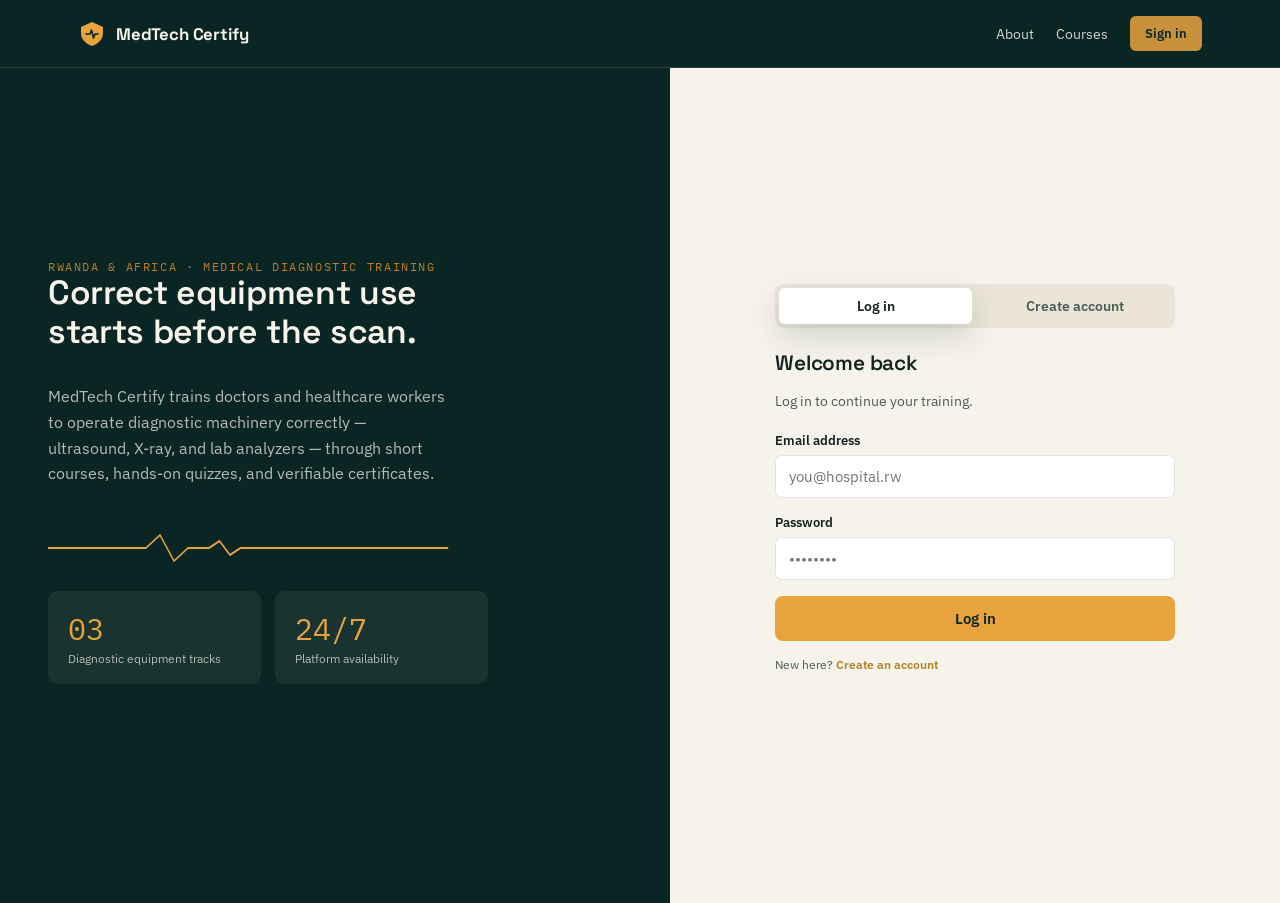
<file: index.html>
<!DOCTYPE html>
<html lang="en">
<head>
<meta charset="UTF-8">
<meta name="viewport" content="width=device-width, initial-scale=1.0">
<title>MedTech Certify — Training &amp; Certificate System</title>
<link rel="stylesheet" href="style.css">
</head>
<body>

<header class="topbar">
  <div class="topbar-inner">
    <div class="brand">
      <svg class="brand-mark" viewBox="0 0 28 28" fill="none"><path d="M14 2 3 7v6c0 6.5 4.5 10.7 11 13 6.5-2.3 11-6.5 11-13V7L14 2Z" fill="#E8A33D"/><path d="M8 14h4l1.5-4 2 8 1.5-4h3" stroke="#0A2624" stroke-width="1.6" fill="none" stroke-linecap="round" stroke-linejoin="round"/></svg>
      MedTech Certify
    </div>
    <nav class="topbar-links">
      <a href="#about">About</a>
      <a href="#courses">Courses</a>
      <a href="#auth" class="btn btn-primary btn-sm">Sign in</a>
    </nav>
  </div>
</header>

<section class="auth-wrap" id="auth">
  <div class="auth-visual">
    <span class="eyebrow">Rwanda &amp; Africa · Medical diagnostic training</span>
    <h1>Correct equipment use starts before the scan.</h1>
    <p>MedTech Certify trains doctors and healthcare workers to operate diagnostic machinery correctly — ultrasound, X-ray, and lab analyzers — through short courses, hands-on quizzes, and verifiable certificates.</p>
    <div class="pulse-divider" style="margin-top:28px;max-width:420px;">
      <svg viewBox="0 0 600 34" preserveAspectRatio="none">
        <path class="pulse-path" d="M0,17 L140,17 L160,4 L180,30 L200,17 L230,17 L245,10 L260,24 L275,17 L600,17"/>
      </svg>
    </div>
    <div class="vitals-row" style="margin-top:26px;max-width:440px;">
      <div class="vital" style="background:rgba(246,243,235,0.06);">
        <div class="vital-value">03</div>
        <div class="vital-label">Diagnostic equipment tracks</div>
      </div>
      <div class="vital" style="background:rgba(246,243,235,0.06);">
        <div class="vital-value">24/7</div>
        <div class="vital-label">Platform availability</div>
      </div>
    </div>
  </div>

  <div class="auth-form-side">
    <div class="auth-box">
      <div class="tab-row">
        <button class="tab-btn active" data-tab="login">Log in</button>
        <button class="tab-btn" data-tab="signup">Create account</button>
      </div>

      <!-- LOGIN -->
      <form id="loginForm" class="auth-panel active">
        <h2 style="font-size:1.3rem;">Welcome back</h2>
        <p class="muted" style="margin-bottom:20px;">Log in to continue your training.</p>
        <div class="field">
          <label for="loginEmail">Email address</label>
          <input type="email" id="loginEmail" required placeholder="you@hospital.rw">
        </div>
        <div class="field">
          <label for="loginPassword">Password</label>
          <input type="password" id="loginPassword" required placeholder="••••••••">
        </div>
        <p id="loginError" class="muted" style="color:var(--danger);display:none;"></p>
        <button type="submit" class="btn btn-primary btn-block">Log in</button>
        <p class="field-hint" style="margin-top:14px;">New here? <a href="#" data-switch="signup" style="color:var(--amber-dim);font-weight:600;">Create an account</a></p>
      </form>

      <!-- SIGNUP -->
      <form id="signupForm" class="auth-panel">
        <h2 style="font-size:1.3rem;">Create your account</h2>
        <p class="muted" style="margin-bottom:20px;">Register as a learner or an administrator.</p>
        <div class="field">
          <label for="signupName">Full name</label>
          <input type="text" id="signupName" required placeholder="e.g. Dr. Aliya Nirere">
        </div>
        <div class="field">
          <label for="signupEmail">Email address</label>
          <input type="email" id="signupEmail" required placeholder="you@hospital.rw">
        </div>
        <div class="field">
          <label for="signupPassword">Password</label>
          <input type="password" id="signupPassword" required minlength="4" placeholder="At least 4 characters">
        </div>
        <div class="field">
          <label>I am registering as</label>
          <div class="role-select">
            <label class="role-option checked">
              <input type="radio" name="role" value="learner" checked> Doctor / Healthcare worker
            </label>
            <label class="role-option">
              <input type="radio" name="role" value="admin"> Administrator
            </label>
          </div>
        </div>
        <p id="signupError" class="muted" style="color:var(--danger);display:none;"></p>
        <button type="submit" class="btn btn-primary btn-block">Create account</button>
        <p class="field-hint" style="margin-top:14px;">Already registered? <a href="#" data-switch="login" style="color:var(--amber-dim);font-weight:600;">Log in</a></p>
      </form>
    </div>
  </div>
</section>

<script src="store.js"></script>
<script>
  // Redirect straight to dashboard if already logged in
  if (Store.currentUser()) window.location.href = 'dashboard.html';

  // Tab switching
  function switchTab(tab) {
    document.querySelectorAll('.tab-btn').forEach(b => b.classList.toggle('active', b.dataset.tab === tab));
    document.getElementById('loginForm').classList.toggle('active', tab === 'login');
    document.getElementById('signupForm').classList.toggle('active', tab === 'signup');
  }
  document.querySelectorAll('.tab-btn').forEach(b => b.addEventListener('click', () => switchTab(b.dataset.tab)));
  document.querySelectorAll('[data-switch]').forEach(a => a.addEventListener('click', e => {
    e.preventDefault(); switchTab(a.dataset.switch);
  }));

  // Role option highlight
  document.querySelectorAll('.role-option input').forEach(r => r.addEventListener('change', () => {
    document.querySelectorAll('.role-option').forEach(o => o.classList.remove('checked'));
    r.closest('.role-option').classList.add('checked');
  }));

  // Login submit (FR2)
  document.getElementById('loginForm').addEventListener('submit', e => {
    e.preventDefault();
    const email = document.getElementById('loginEmail').value.trim();
    const password = document.getElementById('loginPassword').value;
    const result = Store.login(email, password);
    const errEl = document.getElementById('loginError');
    if (!result.ok) {
      errEl.textContent = result.error;
      errEl.style.display = 'block';
      return;
    }
    window.location.href = 'dashboard.html';
  });

  // Signup submit (FR1)
  document.getElementById('signupForm').addEventListener('submit', e => {
    e.preventDefault();
    const name = document.getElementById('signupName').value.trim();
    const email = document.getElementById('signupEmail').value.trim();
    const password = document.getElementById('signupPassword').value;
    const role = document.querySelector('input[name="role"]:checked').value;
    const result = Store.registerUser({ name, email, password, role });
    const errEl = document.getElementById('signupError');
    if (!result.ok) {
      errEl.textContent = result.error;
      errEl.style.display = 'block';
      return;
    }
    Store.login(email, password);
    window.location.href = 'dashboard.html';
  });
</script>
</body>
</html>
</file>
<file: style.css>
/* ============================================================
   MedTech Training & Certificate System
   Design language: diagnostic-monitor aesthetic.
   Deep teal "screen" backgrounds, amber vitals accent,
   a pulse-line motif used as the recurring signature element.
   ============================================================ */

@import url('https://fonts.googleapis.com/css2?family=Space+Grotesk:wght@500;600;700&family=IBM+Plex+Sans:wght@400;500;600&family=IBM+Plex+Mono:wght@400;500&display=swap');

:root{
  --teal-950:#0A2624;
  --teal-900:#0E332F;
  --teal-800:#134039;
  --teal-700:#1B564C;
  --teal-600:#2B7267;
  --paper:#F6F3EB;
  --paper-dim:#EAE5D6;
  --ink:#132320;
  --ink-soft:#4A5C57;
  --amber:#E8A33D;
  --amber-dim:#B87D28;
  --pulse:#3FB27F;
  --pulse-dim:#2C8A61;
  --danger:#C4553B;
  --line: rgba(246,243,235,0.14);
  --line-dark: rgba(19,35,32,0.12);
  --radius:10px;
  --shadow: 0 12px 32px rgba(10,38,36,0.16);
  --font-display:'Space Grotesk', sans-serif;
  --font-body:'IBM Plex Sans', sans-serif;
  --font-mono:'IBM Plex Mono', monospace;
}

*{box-sizing:border-box;}
html{scroll-behavior:smooth;}
body{
  margin:0;
  font-family:var(--font-body);
  background:var(--paper);
  color:var(--ink);
  -webkit-font-smoothing:antialiased;
}
h1,h2,h3,h4{
  font-family:var(--font-display);
  font-weight:600;
  line-height:1.15;
  margin:0 0 .5em;
  letter-spacing:-0.01em;
}
p{line-height:1.6;color:var(--ink-soft);}
a{color:inherit;text-decoration:none;}
button{font-family:var(--font-body);cursor:pointer;}
.mono{font-family:var(--font-mono);}
.eyebrow{
  font-family:var(--font-mono);
  font-size:.72rem;
  letter-spacing:.14em;
  text-transform:uppercase;
  color:var(--amber-dim);
}
.container{max-width:1180px;margin:0 auto;padding:0 28px;}

:focus-visible{outline:2px solid var(--amber);outline-offset:2px;}
@media (prefers-reduced-motion: reduce){
  *{animation-duration:0.001ms !important; transition-duration:0.001ms !important;}
}

/* ---------- Pulse-line signature ---------- */
.pulse-divider{
  width:100%;height:34px;
  display:block;
}
.pulse-divider svg{width:100%;height:100%;display:block;}
.pulse-path{
  fill:none;
  stroke:var(--amber);
  stroke-width:2;
  stroke-linecap:round;
  stroke-linejoin:round;
  stroke-dasharray:600;
  stroke-dashoffset:600;
  animation:draw 2.4s ease-out forwards;
}
@keyframes draw{to{stroke-dashoffset:0;}}

/* ---------- Buttons ---------- */
.btn{
  display:inline-flex;align-items:center;justify-content:center;gap:8px;
  padding:12px 22px;border-radius:8px;border:1px solid transparent;
  font-weight:600;font-size:.92rem;transition:transform .15s ease, background .15s ease, border-color .15s ease;
}
.btn:active{transform:translateY(1px);}
.btn-primary{background:var(--amber);color:var(--teal-950);}
.btn-primary:hover{background:#F0B152;}
.btn-ghost{background:transparent;border-color:var(--line-dark);color:var(--ink);}
.btn-ghost:hover{border-color:var(--ink);}
.btn-on-dark{background:transparent;border-color:var(--line);color:var(--paper);}
.btn-on-dark:hover{border-color:var(--amber);color:var(--amber);}
.btn-danger{background:transparent;border-color:var(--danger);color:var(--danger);}
.btn-danger:hover{background:var(--danger);color:var(--paper);}
.btn-block{width:100%;}
.btn-sm{padding:8px 14px;font-size:.82rem;border-radius:6px;}
.btn:disabled{opacity:.45;cursor:not-allowed;}

/* ---------- Top navigation (public) ---------- */
.topbar{
  background:var(--teal-950);color:var(--paper);
  border-bottom:1px solid var(--line);
  position:sticky;top:0;z-index:50;
}
.topbar-inner{
  display:flex;align-items:center;justify-content:space-between;
  padding:16px 28px;max-width:1180px;margin:0 auto;
}
.brand{display:flex;align-items:center;gap:10px;font-family:var(--font-display);font-weight:700;font-size:1.05rem;letter-spacing:-0.01em;}
.brand-mark{width:28px;height:28px;flex:none;}
.topbar-links{display:flex;gap:22px;align-items:center;font-size:.9rem;}
.topbar-links a{opacity:.85;}
.topbar-links a:hover{opacity:1;color:var(--amber);}

/* ---------- App shell (post-login) ---------- */
.app-shell{display:grid;grid-template-columns:236px 1fr;min-height:100vh;}
.sidebar{
  background:var(--teal-950);color:var(--paper);
  padding:22px 18px;display:flex;flex-direction:column;gap:26px;
  position:sticky;top:0;height:100vh;
}
.sidebar-nav{display:flex;flex-direction:column;gap:2px;}
.sidebar-nav a{
  display:flex;align-items:center;gap:10px;
  padding:10px 12px;border-radius:8px;font-size:.9rem;color:var(--paper);opacity:.72;
}
.sidebar-nav a svg{width:17px;height:17px;flex:none;}
.sidebar-nav a:hover{opacity:1;background:rgba(246,243,235,0.06);}
.sidebar-nav a.active{opacity:1;background:var(--teal-800);color:var(--amber);}
.sidebar-foot{margin-top:auto;font-size:.78rem;opacity:.6;font-family:var(--font-mono);}
.user-chip{
  display:flex;align-items:center;gap:10px;padding:10px;border:1px solid var(--line);border-radius:8px;
}
.user-avatar{
  width:34px;height:34px;border-radius:50%;background:var(--amber);color:var(--teal-950);
  display:flex;align-items:center;justify-content:center;font-family:var(--font-display);font-weight:700;flex:none;
}
.user-meta{overflow:hidden;}
.user-meta strong{display:block;font-size:.84rem;white-space:nowrap;overflow:hidden;text-overflow:ellipsis;}
.user-meta span{font-size:.72rem;opacity:.65;text-transform:capitalize;}
.main{padding:32px 36px;max-width:1080px;}
.main-header{display:flex;justify-content:space-between;align-items:flex-end;margin-bottom:26px;gap:20px;flex-wrap:wrap;}

/* ---------- Cards ---------- */
.card{
  background:#fff;border:1px solid var(--line-dark);border-radius:var(--radius);
  padding:22px;
}
.card-dark{
  background:var(--teal-950);color:var(--paper);border:1px solid var(--line);border-radius:var(--radius);padding:22px;
}
.card-dark p, .card-dark .eyebrow{color:rgba(246,243,235,0.7);}

/* ---------- Vitals stat row ---------- */
.vitals-row{display:grid;grid-template-columns:repeat(auto-fit,minmax(180px,1fr));gap:14px;margin-bottom:28px;}
.vital{
  background:var(--teal-950);color:var(--paper);border-radius:var(--radius);padding:18px 20px;
  position:relative;overflow:hidden;
}
.vital-value{font-family:var(--font-mono);font-size:1.9rem;color:var(--amber);}
.vital-label{font-size:.78rem;opacity:.7;margin-top:2px;}

/* ---------- Forms ---------- */
.field{margin-bottom:16px;}
.field label{display:block;font-size:.82rem;font-weight:600;margin-bottom:6px;}
.field input, .field select, .field textarea{
  width:100%;padding:11px 13px;border:1px solid var(--line-dark);border-radius:7px;
  font-family:var(--font-body);font-size:.92rem;background:#fff;color:var(--ink);
}
.field input:focus, .field select:focus, .field textarea:focus{border-color:var(--amber);}
.field-hint{font-size:.76rem;color:var(--ink-soft);margin-top:5px;}
.role-select{display:grid;grid-template-columns:1fr 1fr;gap:10px;}
.role-option{
  border:1px solid var(--line-dark);border-radius:8px;padding:12px 14px;cursor:pointer;font-size:.85rem;
}
.role-option input{width:auto;margin-right:8px;}
.role-option.checked{border-color:var(--amber);background:rgba(232,163,61,0.08);}

/* ---------- Auth card ---------- */
.auth-wrap{
  min-height:calc(100vh - 65px);
  display:grid;grid-template-columns:1.1fr 1fr;
}
.auth-visual{
  background:var(--teal-950);color:var(--paper);padding:60px 48px;
  display:flex;flex-direction:column;justify-content:center;position:relative;overflow:hidden;
}
.auth-visual h1{font-size:2.1rem;max-width:420px;}
.auth-visual p{max-width:400px;color:rgba(246,243,235,0.72);}
.auth-form-side{display:flex;align-items:center;justify-content:center;padding:48px;background:var(--paper);}
.auth-box{width:100%;max-width:400px;}
.tab-row{display:flex;gap:6px;margin-bottom:24px;background:var(--paper-dim);padding:4px;border-radius:8px;}
.tab-btn{flex:1;padding:9px;border:none;background:transparent;border-radius:6px;font-size:.86rem;font-weight:600;color:var(--ink-soft);}
.tab-btn.active{background:#fff;color:var(--ink);box-shadow:var(--shadow);}
.auth-panel{display:none;}
.auth-panel.active{display:block;}

/* ---------- Course grid ---------- */
.filters{display:flex;gap:10px;margin-bottom:22px;flex-wrap:wrap;}
.chip{
  padding:7px 14px;border-radius:999px;border:1px solid var(--line-dark);font-size:.82rem;font-weight:500;
  background:#fff;
}
.chip.active{background:var(--teal-950);color:var(--paper);border-color:var(--teal-950);}
.course-grid{display:grid;grid-template-columns:repeat(auto-fill,minmax(260px,1fr));gap:18px;}
.course-card{
  background:#fff;border:1px solid var(--line-dark);border-radius:var(--radius);overflow:hidden;
  display:flex;flex-direction:column;transition:box-shadow .18s ease, transform .18s ease;
}
.course-card:hover{box-shadow:var(--shadow);transform:translateY(-2px);}
.course-thumb{
  height:112px;background:linear-gradient(135deg, var(--teal-900), var(--teal-700));
  position:relative;display:flex;align-items:center;padding:16px;
}
.course-thumb .eyebrow{color:var(--amber);}
.course-body{padding:16px;display:flex;flex-direction:column;gap:8px;flex:1;}
.course-body h3{font-size:1.02rem;}
.course-meta{display:flex;gap:12px;font-size:.76rem;color:var(--ink-soft);font-family:var(--font-mono);}
.progress-track{height:6px;border-radius:99px;background:var(--paper-dim);overflow:hidden;margin-top:4px;}
.progress-fill{height:100%;background:var(--pulse);border-radius:99px;transition:width .4s ease;}
.badge{
  display:inline-flex;align-items:center;gap:5px;font-size:.72rem;font-weight:600;padding:3px 9px;border-radius:99px;
  font-family:var(--font-mono);
}
.badge-enrolled{background:rgba(63,178,127,0.14);color:var(--pulse-dim);}
.badge-certified{background:rgba(232,163,61,0.16);color:var(--amber-dim);}
.badge-new{background:rgba(27,86,76,0.1);color:var(--teal-700);}

/* ---------- Course detail ---------- */
.detail-grid{display:grid;grid-template-columns:2fr 1fr;gap:26px;align-items:start;}
.video-wrap{background:#000;border-radius:var(--radius);overflow:hidden;position:relative;}
.video-wrap video{width:100%;display:block;}
.video-placeholder{
  border:2px dashed var(--line-dark);border-radius:var(--radius);background:var(--paper-dim);
  padding:44px 24px;text-align:center;color:var(--ink-soft);font-size:.88rem;
  display:flex;flex-direction:column;gap:6px;
}
.video-placeholder strong{color:var(--ink);font-size:.98rem;}
.module-list{list-style:none;margin:0;padding:0;}
.module-list li{
  display:flex;align-items:center;gap:12px;padding:12px 0;border-bottom:1px solid var(--line-dark);font-size:.88rem;
}
.module-list li:last-child{border-bottom:none;}
.module-num{
  width:26px;height:26px;border-radius:50%;background:var(--paper-dim);color:var(--ink-soft);
  display:flex;align-items:center;justify-content:center;font-family:var(--font-mono);font-size:.74rem;flex:none;
}
.module-list li.done .module-num{background:var(--pulse);color:#fff;}

/* ---------- Quiz ---------- */
.quiz-q{border:1px solid var(--line-dark);border-radius:var(--radius);padding:18px 20px;margin-bottom:14px;}
.quiz-q h4{font-size:.95rem;margin-bottom:12px;}
.quiz-opts{display:flex;flex-direction:column;gap:8px;}
.quiz-opt{
  display:flex;align-items:center;gap:10px;padding:10px 12px;border:1px solid var(--line-dark);border-radius:7px;
  font-size:.87rem;
}
.quiz-opt:hover{border-color:var(--amber);}
.quiz-opt input{width:auto;}
.quiz-opt.correct{border-color:var(--pulse);background:rgba(63,178,127,0.08);}
.quiz-opt.incorrect{border-color:var(--danger);background:rgba(196,85,59,0.08);}

/* ---------- Certificate ---------- */
.cert-wrap{display:flex;justify-content:center;padding:20px 0;}
#certCanvas{max-width:100%;border-radius:6px;box-shadow:var(--shadow);border:1px solid var(--line-dark);}

/* ---------- Tables (admin) ---------- */
table{width:100%;border-collapse:collapse;font-size:.86rem;}
th,td{text-align:left;padding:11px 10px;border-bottom:1px solid var(--line-dark);}
th{font-family:var(--font-mono);font-size:.72rem;letter-spacing:.06em;text-transform:uppercase;color:var(--ink-soft);}

/* ---------- Toast ---------- */
.toast{
  position:fixed;bottom:24px;right:24px;background:var(--teal-950);color:var(--paper);
  padding:14px 18px;border-radius:8px;font-size:.86rem;box-shadow:var(--shadow);
  display:flex;align-items:center;gap:10px;transform:translateY(20px);opacity:0;pointer-events:none;
  transition:transform .25s ease, opacity .25s ease;z-index:100;border-left:3px solid var(--amber);
}
.toast.show{transform:translateY(0);opacity:1;}

/* ---------- Utility ---------- */
.flex-between{display:flex;justify-content:space-between;align-items:center;}
.muted{color:var(--ink-soft);font-size:.86rem;}
.mt-24{margin-top:24px;}
.empty-state{padding:40px 20px;text-align:center;color:var(--ink-soft);}

@media (max-width:900px){
  .app-shell{grid-template-columns:1fr;}
  .sidebar{position:relative;height:auto;flex-direction:row;align-items:center;justify-content:space-between;}
  .sidebar-nav{flex-direction:row;flex-wrap:wrap;}
  .sidebar-foot{display:none;}
  .auth-wrap{grid-template-columns:1fr;}
  .auth-visual{padding:40px 28px;}
  .detail-grid{grid-template-columns:1fr;}
}
</file>
